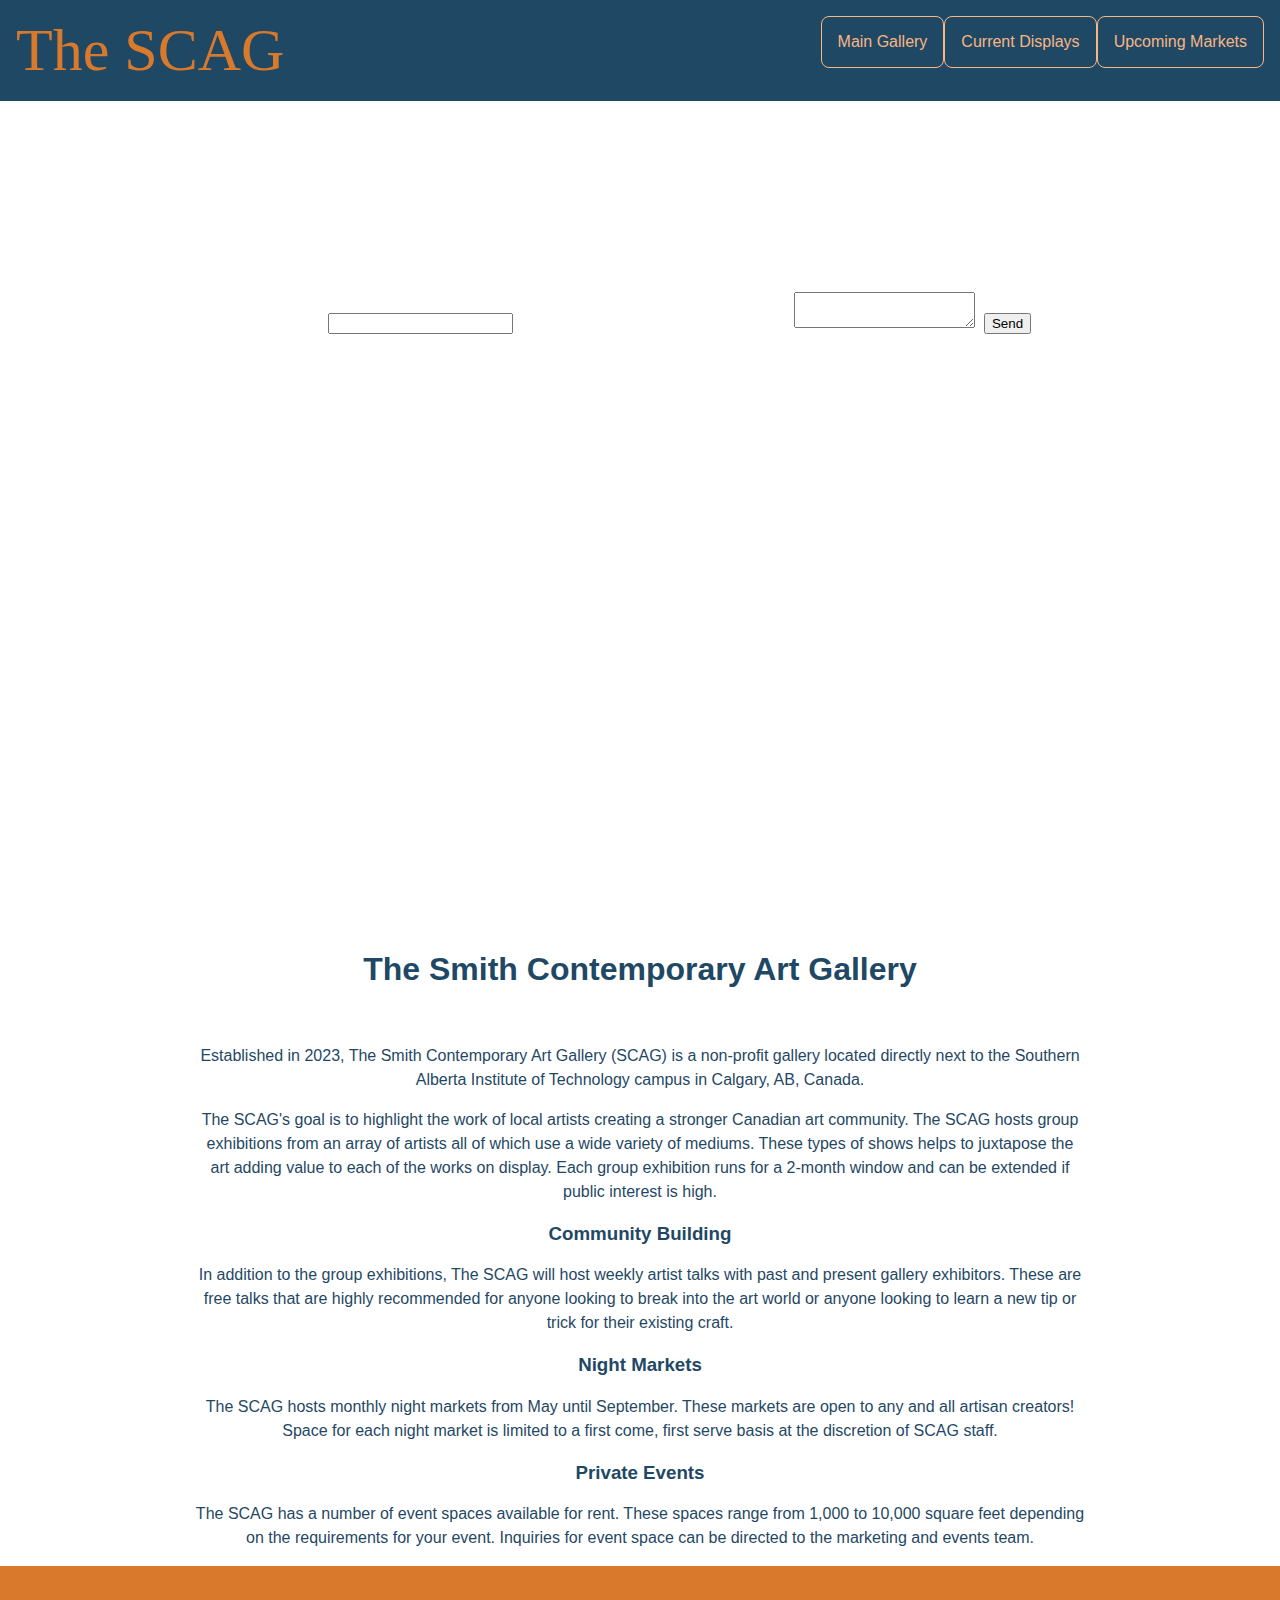
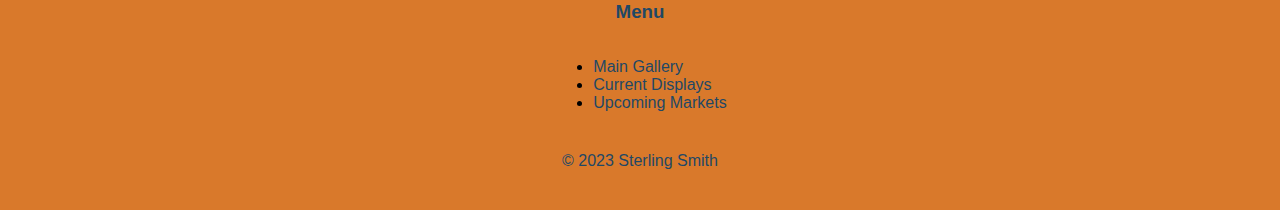
<file: index.html>
<!DOCTYPE html>
<html lang="en">
<head>
  <meta charset="UTF-8">
  <meta http-equiv="X-UA-Compatible" content="IE=edge">
  <meta name="viewport" content="width=device-width, initial-scale=1.0">
  <title>Smith Gallery</title>
  <link rel="stylesheet" href="css/navigation.css">
  <link rel="stylesheet" href="css/text.css">
  <link rel="stylesheet" href="css/gallery.css">
</head>
<body>
  <nav>
    <div class="nav-title"><a href="index.html">The SCAG</a></div>
      <ul class="nav-bar-menu-buttons">
        <li class="inactive"><a href="gallery.html">Main Gallery</a></li>
        <li class="inactive"><a href="current-displays.html">Current Displays</a></li>
        <li class="inactive"><a href="upcoming-markets.html">Upcoming Markets</a></li>
    </ul>
  </nav>
    <header>
      <section id="hero">
        <div class="main-page-hero-section"></div>
        <h2>Welcome to The Smith Contemporary Art Gallery</h2>
        <h4>Enter your email below to subscribe to our mailing list and be the first to know about upcoming exhibitions, artist talks and night markets</h4>
        <form
  action="https://formspree.io/f/xzblkqla"
  method="POST"
>
  <label>
    Your email:
    <input type="email" name="email">
  </label>
  <label>
    What interests you about The SCAG?:
    <textarea name="message"></textarea>
  </label>
  <!-- your other form fields go here -->
  <button type="submit">Send</button>
</form>
      </section>
    </header>
  <main>
    <h1>The Smith Contemporary Art Gallery</h1>
      <p>Established in 2023, The Smith Contemporary Art Gallery (SCAG) is a non-profit gallery located directly next to the Southern Alberta Institute of Technology campus in Calgary, AB, Canada.</p>
      <p>The SCAG's goal is to highlight the work of local artists creating a stronger Canadian art community. The SCAG hosts group exhibitions from an array of artists all of which use a wide variety of mediums. These types of shows helps to juxtapose the art adding value to each of the works on display. Each group exhibition runs for a 2-month window and can be extended if public interest is high.</p>
    <h3>Community Building</h3>
      <p>In addition to the group exhibitions, The SCAG will host weekly artist talks with past and present gallery exhibitors. These are free talks that are highly recommended for anyone looking to break into the art world or anyone looking to learn a new tip or trick for their existing craft.</p>
    <h3>Night Markets</h3>
      <p>The SCAG hosts monthly night markets from May until September. These markets are open to any and all artisan creators! Space for each night market is limited to a first come, first serve basis at the discretion of SCAG staff.</p>
    <h3>Private Events</h3>
      <p>The SCAG has a number of event spaces available for rent. These spaces range from 1,000 to 10,000 square feet depending on the requirements for your event. Inquiries for event space can be directed to the marketing and events team.</p>
  </main>
  <footer>
    <h3>Menu</h3>
      <div class="footer-menu-bar">
        <ul>
          <li><a href="gallery.html">Main Gallery</a></li>
          <li><a href="current-displays.html">Current Displays</a></li>
          <li><a href="upcoming-markets.html">Upcoming Markets</a></li>
        </ul>  
      </div>
    <div id="wrapper-9cd199b9cc5410cd3b1ad21cab2e54d3">
      <div id="map-9cd199b9cc5410cd3b1ad21cab2e54d3"></div><script>(function () {
          var setting = {"query":"SAIT Campus Centre, 16 Avenue Northwest, Calgary, AB, Canada","width":806,"height":199,"satellite":false,"zoom":15,"placeId":"ChIJ_1DZUvFvcVMRf3iXc468QyE","cid":"0x2143bc8e7397787f","coords":[51.06331180000001,-114.0901301],"lang":"en","queryString":"SAIT Campus Centre, 16 Avenue Northwest, Calgary, AB, Canada","centerCoord":[51.06331180000001,-114.0901301],"id":"map-9cd199b9cc5410cd3b1ad21cab2e54d3","embed_id":"1003758"};
          var d = document;
          var s = d.createElement('script');
          s.src = 'https://1map.com/js/script-for-user.js?embed_id=1003758';
          s.async = true;
          s.onload = function (e) {
            window.OneMap.initMap(setting)
          };
          var to = d.getElementsByTagName('script')[0];
          to.parentNode.insertBefore(s, to);
        })();</script><a href="https://1map.com/map-embed"></a></div>
    <p>&copy; 2023 Sterling Smith</p>
  </footer>
</body>
</html>
</file>
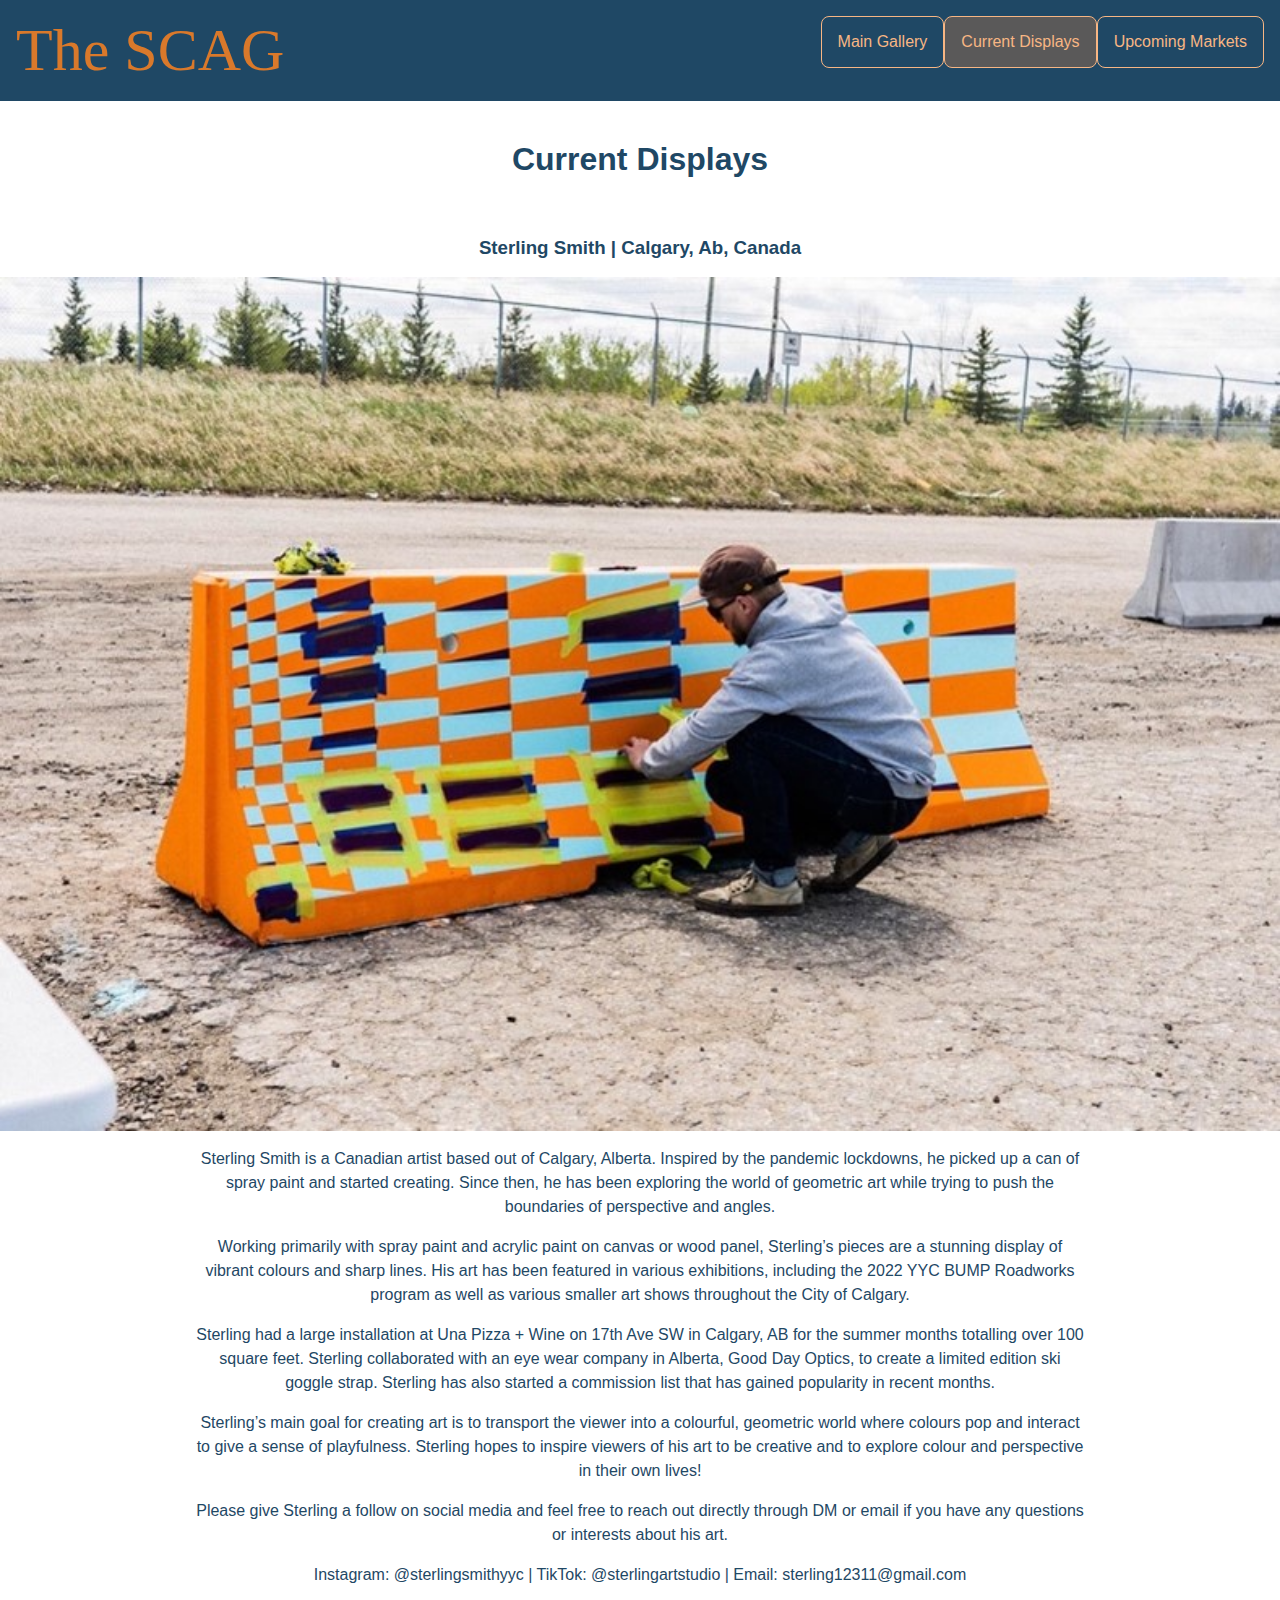
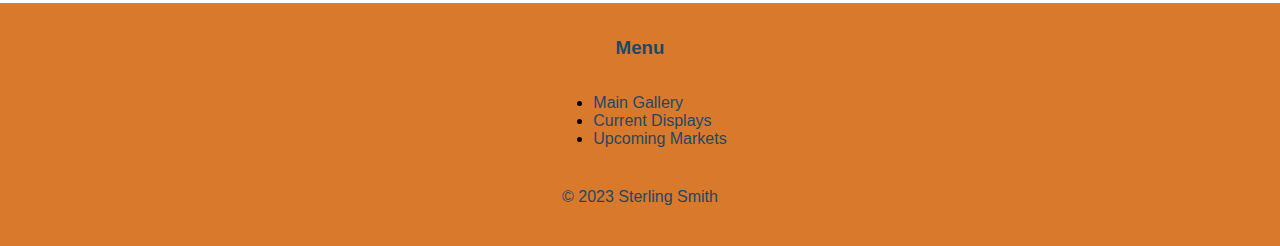
<file: current-displays.html>
<!DOCTYPE html>
<html lang="en">
<head>
  <meta charset="UTF-8">
  <meta http-equiv="X-UA-Compatible" content="IE=edge">
  <meta name="viewport" content="width=device-width, initial-scale=1.0">
  <title>Current Displays</title>
  <link rel="stylesheet" href="css/navigation.css">
  <link rel="stylesheet" href="css/text.css">
  <link rel="stylesheet" href="css/gallery.css">
</head>
<body>
  <nav>
    <div class="nav-title"><a href="index.html">The SCAG</a></div>
      <ul class="nav-bar-menu-buttons">
        <li class="inactive"><a href="gallery.html">Main Gallery</a></li>
        <li class="active"><a href="current-displays.html">Current Displays</a></li>
        <li class="inactive"><a href="upcoming-markets.html">Upcoming Markets</a></li>
    </ul>
  </nav>
  <h1>Current Displays</h1>
  <h3>Sterling Smith | Calgary, Ab, Canada</h3>
  <div class="image-container">
    <img src="images/process-pic.jpg" alt="Sterling painting a mural">
  </div>
  <main>
        <p>Sterling Smith is a Canadian artist based out of Calgary, Alberta. Inspired by the pandemic lockdowns, he picked up a can of spray paint and started creating. Since then, he has been exploring the world of geometric art while trying to push the boundaries of perspective and angles.</p>
        <p>Working primarily with spray paint and acrylic paint on canvas or wood panel, Sterling’s pieces are a stunning display of vibrant colours and sharp lines. His art has been featured in various exhibitions, including the 2022 YYC BUMP Roadworks program as well as various smaller art shows throughout the City of Calgary.</p>
        <p>Sterling had a large installation at Una Pizza + Wine on 17th Ave SW in Calgary, AB for the summer months totalling over 100 square feet. Sterling collaborated with an eye wear company in Alberta, Good Day Optics, to create a limited edition ski goggle strap. Sterling has also started a commission list that has gained popularity in recent months.</p>
        <p>Sterling’s main goal for creating art is to transport the viewer into a colourful, geometric world where colours pop and interact to give a sense of playfulness. Sterling hopes to inspire viewers of his art to be creative and to explore colour and perspective in their own lives!</p>
        <p>Please give Sterling a follow on social media and feel free to reach out directly through DM or email if you have any questions or interests about his art.</p>
        <p>Instagram: @sterlingsmithyyc | TikTok: @sterlingartstudio | Email: sterling12311@gmail.com</p>
    </main>
  <footer>
    <h3>Menu</h3>
      <div class="footer-menu-bar">
        <ul>
          <li><a href="gallery.html">Main Gallery</a></li>
          <li><a href="current-displays.html">Current Displays</a></li>
          <li><a href="upcoming-markets.html">Upcoming Markets</a></li>
        </ul>  
      </div>
    <div id="wrapper-9cd199b9cc5410cd3b1ad21cab2e54d3">
      <div id="map-9cd199b9cc5410cd3b1ad21cab2e54d3"></div><script>(function () {
          var setting = {"query":"SAIT Campus Centre, 16 Avenue Northwest, Calgary, AB, Canada","width":806,"height":199,"satellite":false,"zoom":15,"placeId":"ChIJ_1DZUvFvcVMRf3iXc468QyE","cid":"0x2143bc8e7397787f","coords":[51.06331180000001,-114.0901301],"lang":"en","queryString":"SAIT Campus Centre, 16 Avenue Northwest, Calgary, AB, Canada","centerCoord":[51.06331180000001,-114.0901301],"id":"map-9cd199b9cc5410cd3b1ad21cab2e54d3","embed_id":"1003758"};
          var d = document;
          var s = d.createElement('script');
          s.src = 'https://1map.com/js/script-for-user.js?embed_id=1003758';
          s.async = true;
          s.onload = function (e) {
            window.OneMap.initMap(setting)
          };
          var to = d.getElementsByTagName('script')[0];
          to.parentNode.insertBefore(s, to);
        })();</script><a href="https://1map.com/map-embed"></a></div>
    <p>&copy; 2023 Sterling Smith</p>
  </footer>
</body>
</html>
</file>
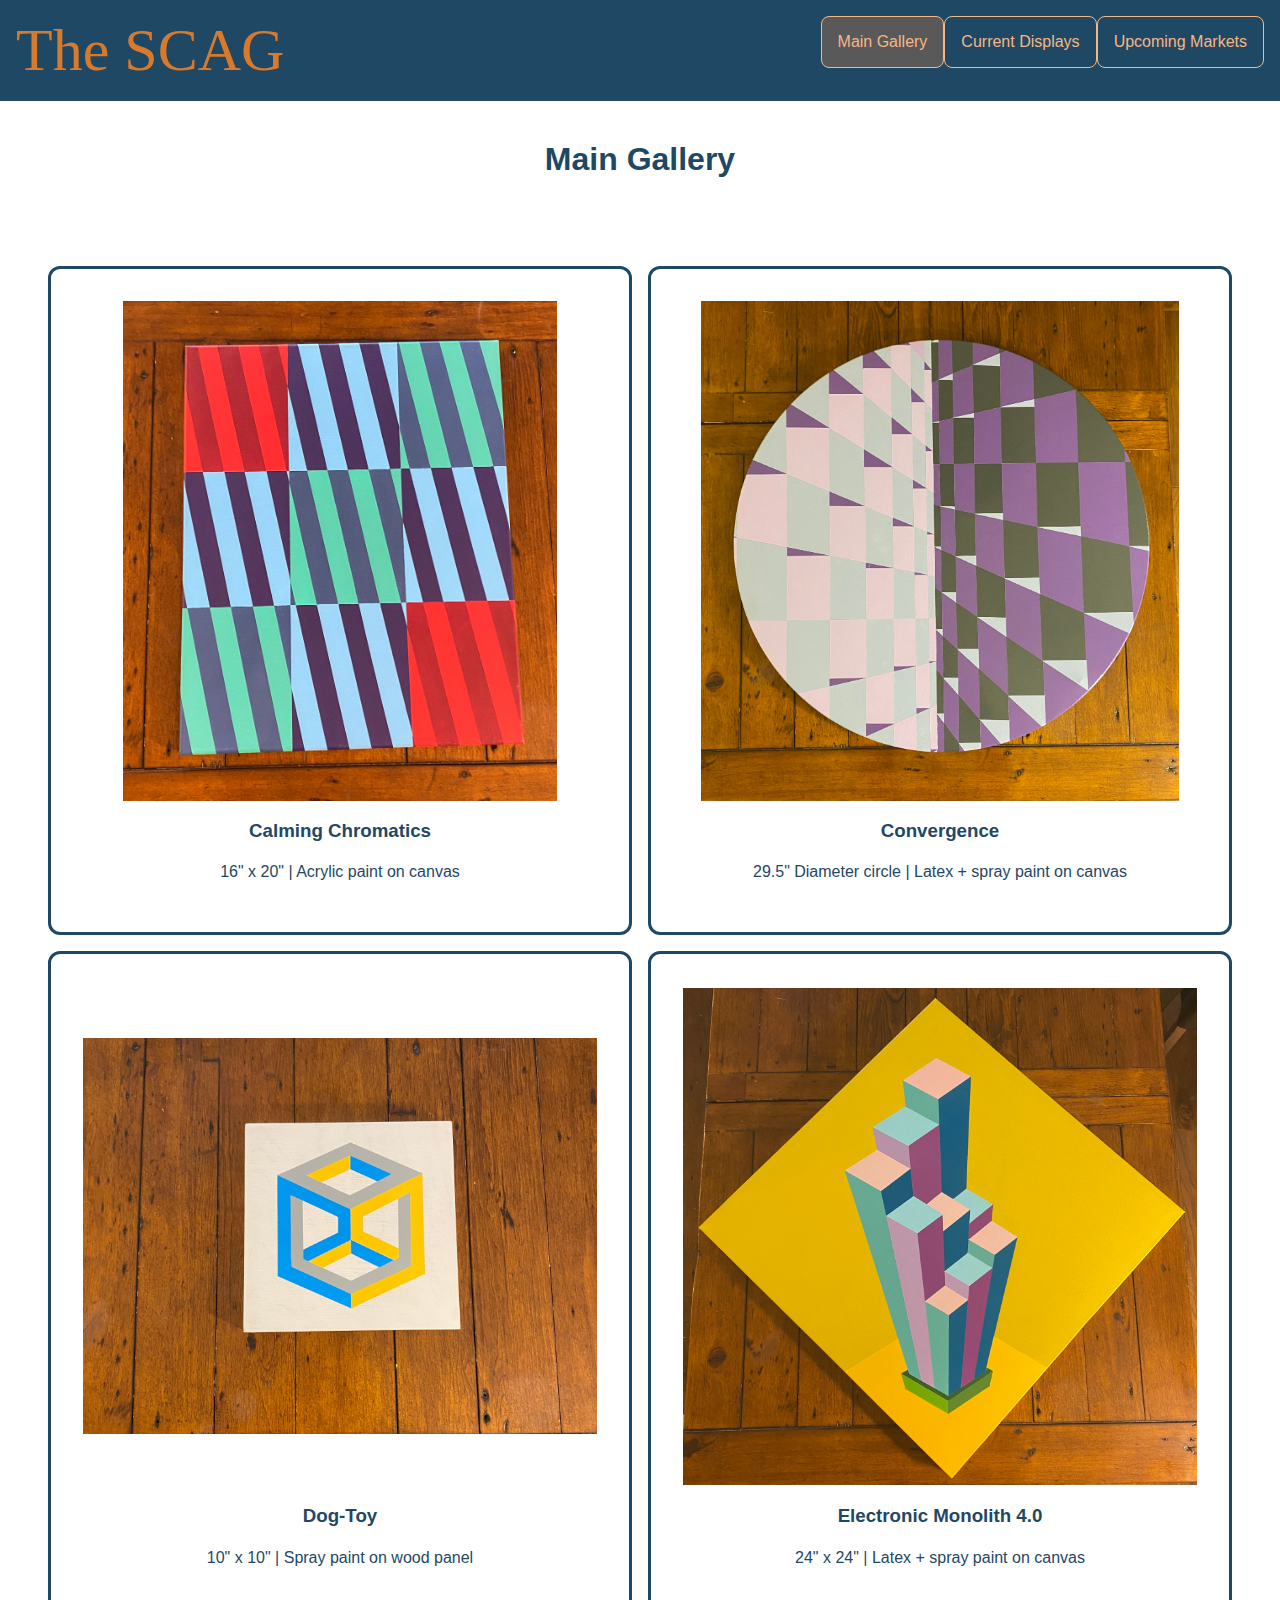
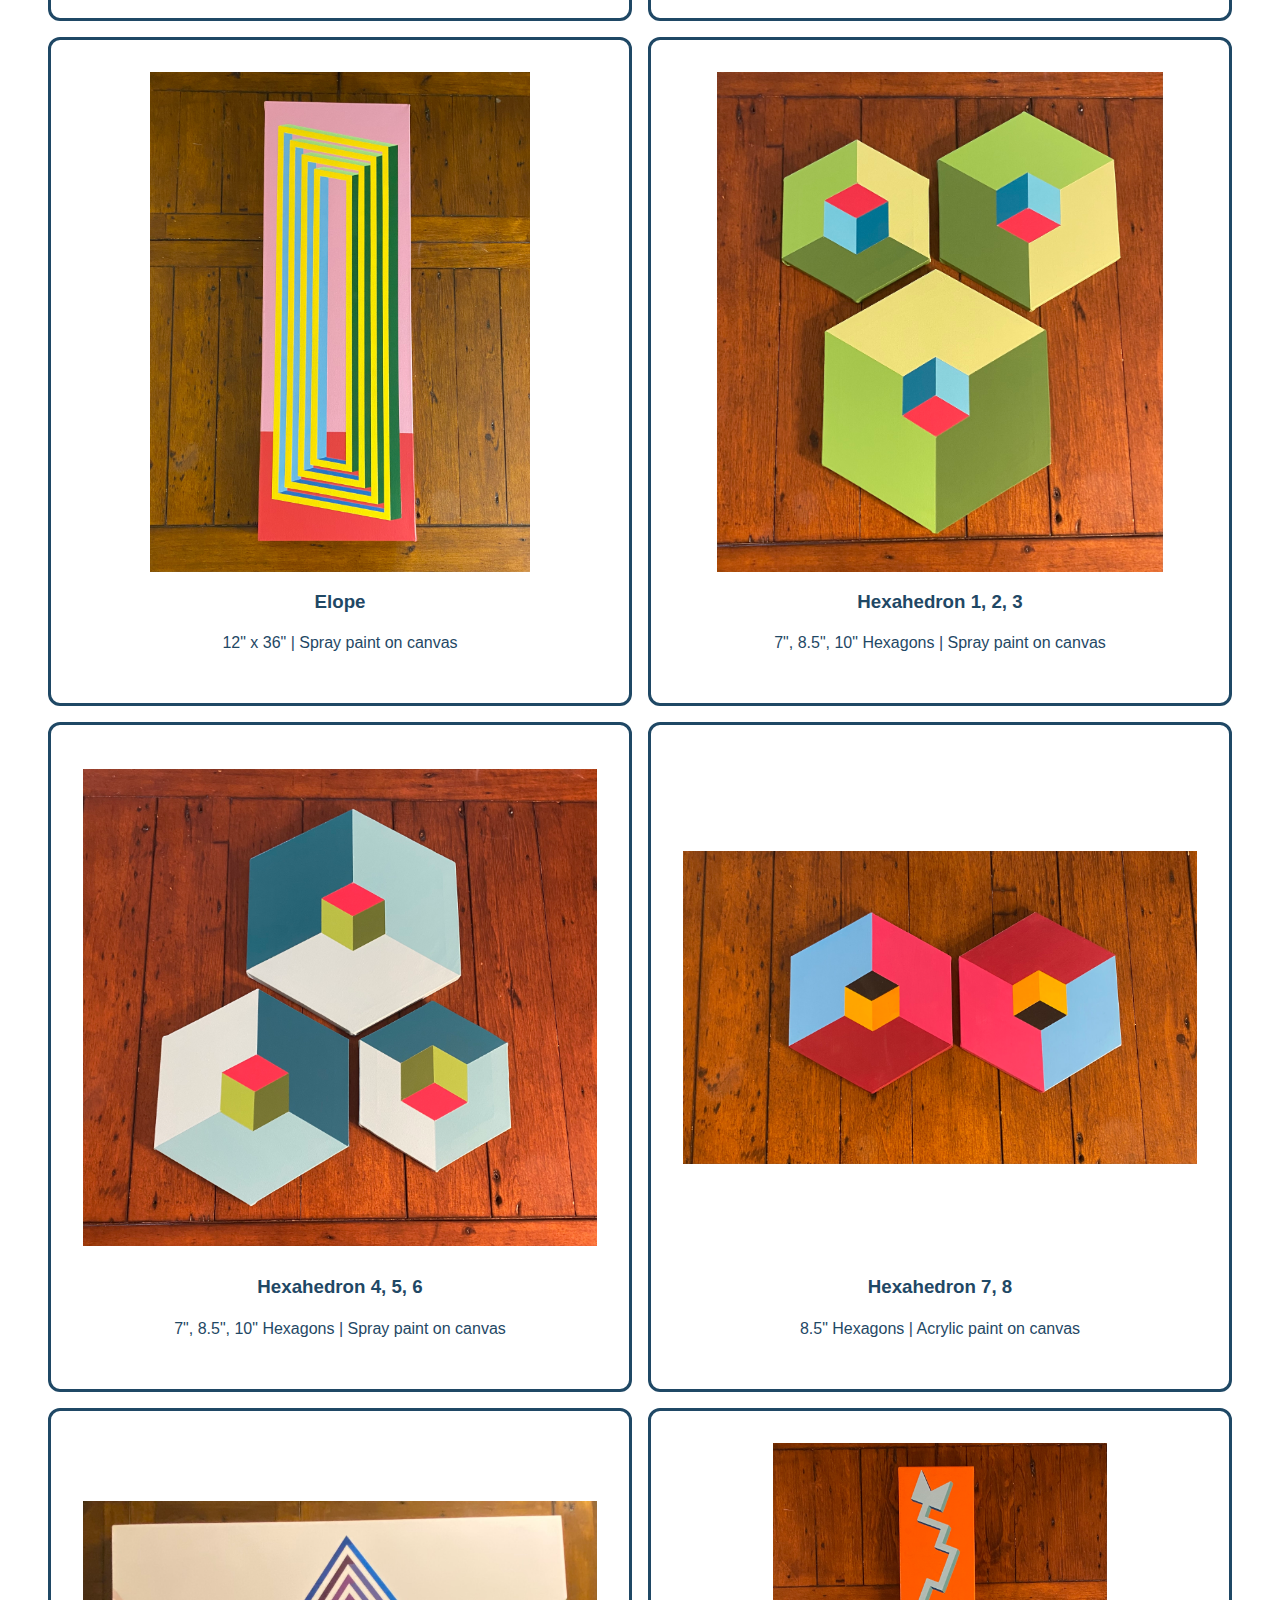
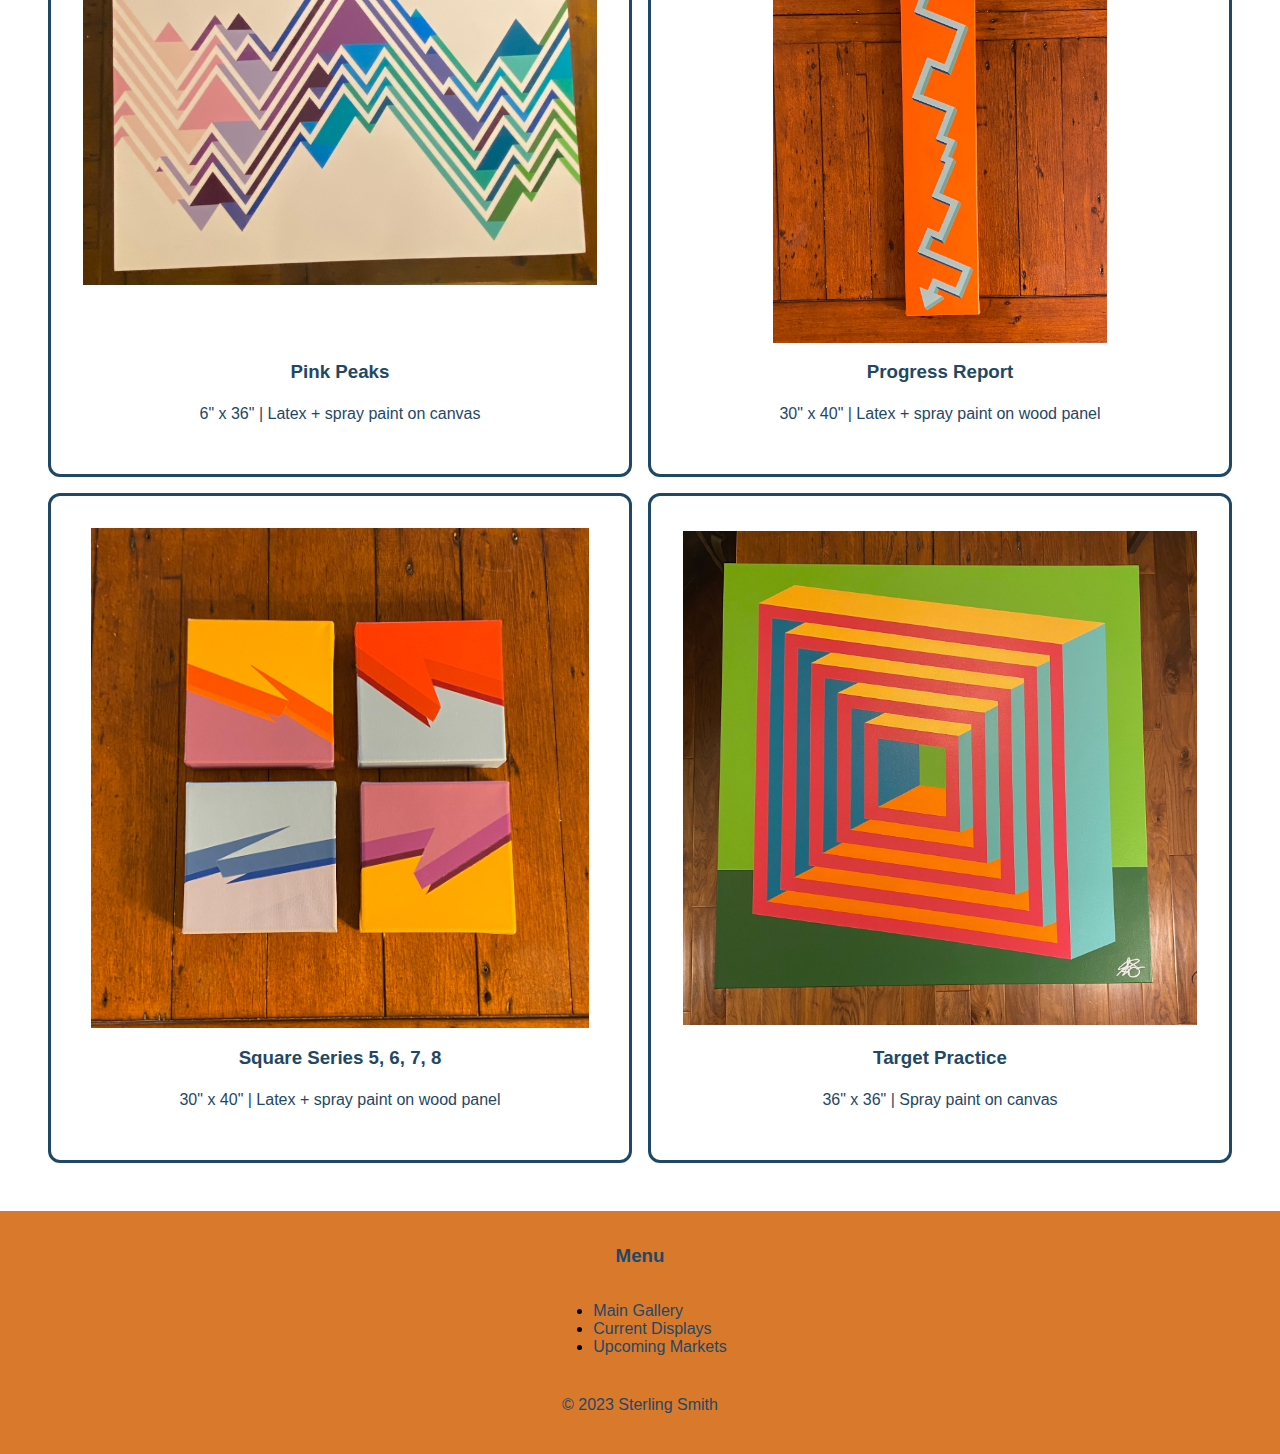
<file: gallery.html>
<!DOCTYPE html>
<html lang="en">
<head>
  <meta charset="UTF-8">
  <meta http-equiv="X-UA-Compatible" content="IE=edge">
  <meta name="viewport" content="width=device-width, initial-scale=1.0">
  <title>Main Gallery</title>
  <link rel="stylesheet" href="css/gallery.css">
  <link rel="stylesheet" href="css/navigation.css">
  <link rel="stylesheet" href="css/text.css">
</head>
  <nav>
    <div class="nav-title"><a href="index.html">The SCAG</a></div>
      <ul class="nav-bar-menu-buttons">
        <li class="active"><a href="gallery.html">Main Gallery</a></li>
        <li class="inactive"><a href="current-displays.html">Current Displays</a></li>
        <li class="inactive"><a href="upcoming-markets.html">Upcoming Markets</a></li>
    </ul>
  </nav>
  <h1>Main Gallery</h1>
  <div class="main-gallery">
  <section class="gallery-grid">
    <figure class="gallery-image">
      <a href="http://127.0.0.1:5500/assignments/cpnt260-final-project/current-displays.html">
        <img src="images/calming-chromatics.jpg" width="450" height="500" alt="calming chromatics">
        <h3>Calming Chromatics</h3>
        <p>16" x 20" | Acrylic paint on canvas</p>
      </a>
    </figure>
    <figure class="gallery-image">
      <a href="http://127.0.0.1:5500/assignments/cpnt260-final-project/current-displays.html">
        <img src="images/convergence.jpg" width="450" height="500" alt="convergence">
        <h3>Convergence</h3>
        <p>29.5" Diameter circle | Latex + spray paint on canvas</p>
      </a>
    </figure>
    <figure class="gallery-image">
      <a href="http://127.0.0.1:5500/assignments/cpnt260-final-project/current-displays.html">
        <img src="images/dog-toy.jpg" width="450" height="500" alt="dog-toy">
        <h3>Dog-Toy</h3>
        <p>10" x 10" | Spray paint on wood panel</p>
      </a>
    </figure>
    <figure class="gallery-image">
      <a href="http://127.0.0.1:5500/assignments/cpnt260-final-project/current-displays.html">
        <img src="images/electronic-monolith-4.0.jpg" width="450" height="500" alt="electronic-monolith-4.0">
        <h3>Electronic Monolith 4.0</h3>
        <p>24" x 24" | Latex + spray paint on canvas</p>
      </a>
    </figure>
    <figure class="gallery-image">
      <a href="http://127.0.0.1:5500/assignments/cpnt260-final-project/current-displays.html">
        <img src="images/elope.jpg" width="450" height="500" alt="elope">
        <h3>Elope</h3>
        <p>12" x 36" | Spray paint on canvas</p>
      </a>
    </figure>
    <figure class="gallery-image">
      <a href="http://127.0.0.1:5500/assignments/cpnt260-final-project/current-displays.html">
        <img src="images/hexahedron-1-2-3.jpg" width="450" height="500" alt="hexahedron-1-2-3">
        <h3>Hexahedron 1, 2, 3</h3>
        <p>7", 8.5", 10" Hexagons | Spray paint on canvas</p>
      </a>
    </figure>
    <figure class="gallery-image">
      <a href="http://127.0.0.1:5500/assignments/cpnt260-final-project/current-displays.html">
        <img src="images/hexahedron-4-5-6.jpg" width="450" height="500" alt="hexahedron-4-5-6">
        <h3>Hexahedron 4, 5, 6</h3>
        <p>7", 8.5", 10" Hexagons | Spray paint on canvas</p>
      </a>
    </figure>
    <figure class="gallery-image">
      <a href="http://127.0.0.1:5500/assignments/cpnt260-final-project/current-displays.html">
        <img src="images/hexahedron-7-8.jpg" width="450" height="500" alt="hexahedron-7-8">
        <h3>Hexahedron 7, 8</h3>
        <p>8.5" Hexagons | Acrylic paint on canvas</p>
      </a>
    </figure>
    <figure class="gallery-image">
      <a href="http://127.0.0.1:5500/assignments/cpnt260-final-project/current-displays.html">
        <img src="images/pink-peaks.jpg" width="450" height="500" alt="pink-peaks">
        <h3>Pink Peaks</h3>
        <p>6" x 36" | Latex + spray paint on canvas</p>
      </a>
    </figure>
    <figure class="gallery-image">
      <a href="http://127.0.0.1:5500/assignments/cpnt260-final-project/current-displays.html">
        <img src="images/progress-report.jpg" width="450" height="500" alt="progress-report">
        <h3>Progress Report</h3>
        <p>30" x 40" | Latex + spray paint on wood panel</p>
      </a>
    </figure>
    <figure class="gallery-image">
      <a href="http://127.0.0.1:5500/assignments/cpnt260-final-project/current-displays.html">
        <img src="images/square-series-5-6-7-8.jpg" width="450" height="500" alt="square-series-5-6-7-8">
        <h3>Square Series 5, 6, 7, 8</h3>
        <p>30" x 40" | Latex + spray paint on wood panel</p>
      </a>
    </figure>
    <figure class="gallery-image">
      <a href="http://127.0.0.1:5500/assignments/cpnt260-final-project/current-displays.html">
        <img src="images/target-practice.jpg" width="450" height="500" alt="target-practice">
        <h3>Target Practice</h3>
        <p>36" x  36" | Spray paint on canvas</p>
      </a>
    </figure>
  </section>
</div> 
  <footer>
    <h3>Menu</h3>
      <div class="footer-menu-bar">
        <ul>
          <li><a href="gallery.html">Main Gallery</a></li>
          <li><a href="current-displays.html">Current Displays</a></li>
          <li><a href="upcoming-markets.html">Upcoming Markets</a></li>
        </ul>  
      </div>
    <div id="wrapper-9cd199b9cc5410cd3b1ad21cab2e54d3">
      <div id="map-9cd199b9cc5410cd3b1ad21cab2e54d3"></div><script>(function () {
          var setting = {"query":"SAIT Campus Centre, 16 Avenue Northwest, Calgary, AB, Canada","width":806,"height":199,"satellite":false,"zoom":15,"placeId":"ChIJ_1DZUvFvcVMRf3iXc468QyE","cid":"0x2143bc8e7397787f","coords":[51.06331180000001,-114.0901301],"lang":"en","queryString":"SAIT Campus Centre, 16 Avenue Northwest, Calgary, AB, Canada","centerCoord":[51.06331180000001,-114.0901301],"id":"map-9cd199b9cc5410cd3b1ad21cab2e54d3","embed_id":"1003758"};
          var d = document;
          var s = d.createElement('script');
          s.src = 'https://1map.com/js/script-for-user.js?embed_id=1003758';
          s.async = true;
          s.onload = function (e) {
            window.OneMap.initMap(setting)
          };
          var to = d.getElementsByTagName('script')[0];
          to.parentNode.insertBefore(s, to);
        })();</script><a href="https://1map.com/map-embed"></a></div>
    <p>&copy; 2023 Sterling Smith</p>
  </footer>
  </html>
</file>
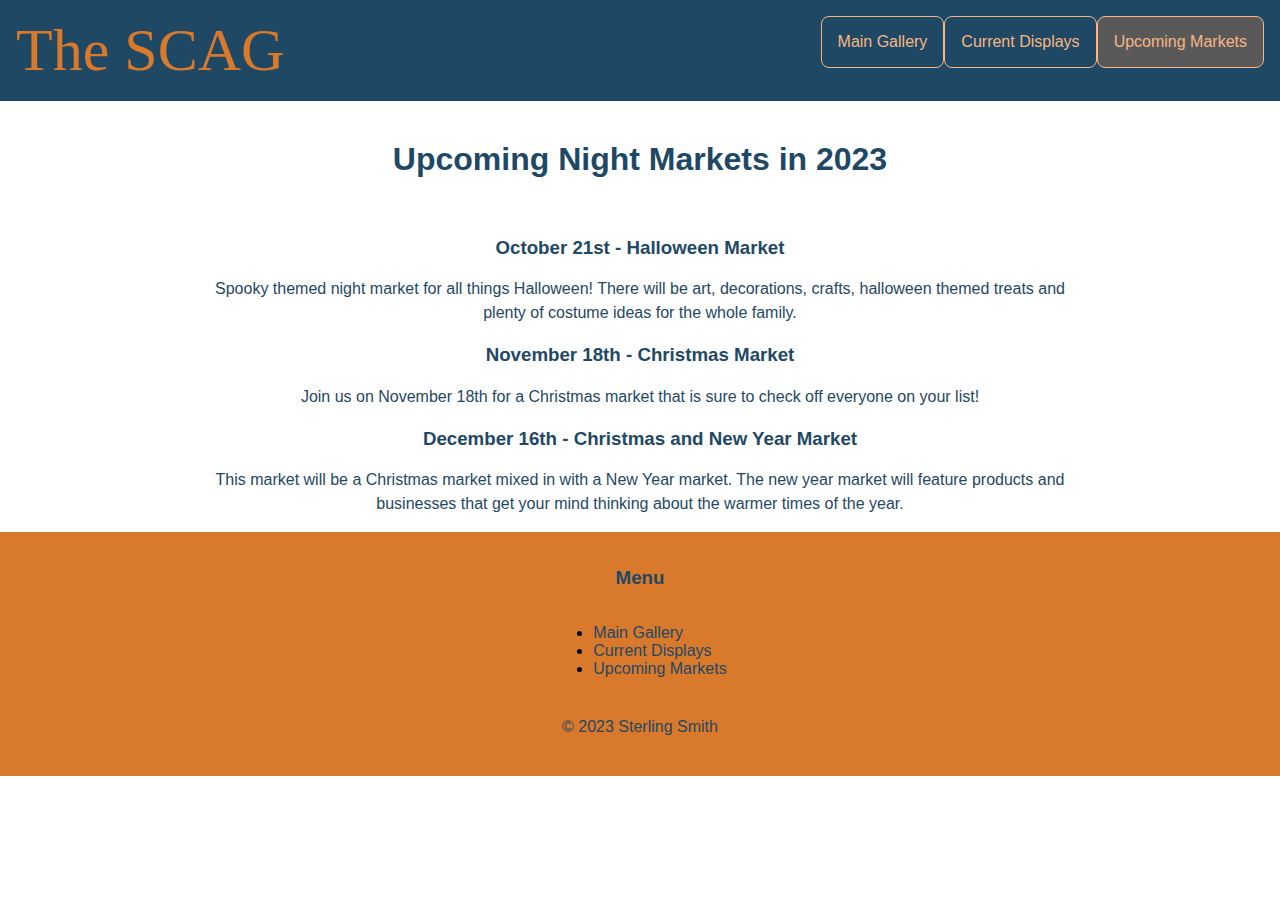
<file: upcoming-markets.html>
<!DOCTYPE html>
<html lang="en">
<head>
  <meta charset="UTF-8">
  <meta http-equiv="X-UA-Compatible" content="IE=edge">
  <meta name="viewport" content="width=device-width, initial-scale=1.0">
  <title>Upcoming Markets</title>
  <link rel="stylesheet" href="css/navigation.css">
  <link rel="stylesheet" href="css/text.css">
  <link rel="stylesheet" href="css/gallery.css">
</head>
<body>
  <nav>
    <div class="nav-title"><a href="index.html">The SCAG</a></div>
      <ul class="nav-bar-menu-buttons">
        <li class="inactive"><a href="gallery.html">Main Gallery</a></li>
        <li class="inactive"><a href="current-displays.html">Current Displays</a></li>
        <li class="active"><a href="upcoming-markets.html">Upcoming Markets</a></li>
    </ul>
  </nav>
  <main>
    <h1>Upcoming Night Markets in 2023</h1>
    <h3>October 21st - Halloween Market</h3>
      <p>Spooky themed night market for all things Halloween! There will be art, decorations, crafts, halloween themed treats and plenty of costume ideas for the whole family. </p>
    <h3>November 18th - Christmas Market</h3>
      <p>Join us on November 18th for a Christmas market that is sure to check off everyone on your list!</p>
    <h3>December 16th - Christmas and New Year Market</h3>
      <p>This market will be a Christmas market mixed in with a New Year market. The new year market will feature products and businesses that get your mind thinking about the warmer times of the year.</p>
  </main>
  <footer>
    <h3>Menu</h3>
      <div class="footer-menu-bar">
        <ul>
          <li><a href="gallery.html">Main Gallery</a></li>
          <li><a href="current-displays.html">Current Displays</a></li>
          <li><a href="upcoming-markets.html">Upcoming Markets</a></li>
        </ul>  
      </div>
    <div id="wrapper-9cd199b9cc5410cd3b1ad21cab2e54d3">
      <div id="map-9cd199b9cc5410cd3b1ad21cab2e54d3"></div><script>(function () {
          var setting = {"query":"SAIT Campus Centre, 16 Avenue Northwest, Calgary, AB, Canada","width":806,"height":199,"satellite":false,"zoom":15,"placeId":"ChIJ_1DZUvFvcVMRf3iXc468QyE","cid":"0x2143bc8e7397787f","coords":[51.06331180000001,-114.0901301],"lang":"en","queryString":"SAIT Campus Centre, 16 Avenue Northwest, Calgary, AB, Canada","centerCoord":[51.06331180000001,-114.0901301],"id":"map-9cd199b9cc5410cd3b1ad21cab2e54d3","embed_id":"1003758"};
          var d = document;
          var s = d.createElement('script');
          s.src = 'https://1map.com/js/script-for-user.js?embed_id=1003758';
          s.async = true;
          s.onload = function (e) {
            window.OneMap.initMap(setting)
          };
          var to = d.getElementsByTagName('script')[0];
          to.parentNode.insertBefore(s, to);
        })();</script><a href="https://1map.com/map-embed"></a></div>
    <p>&copy; 2023 Sterling Smith</p>
  </footer>
</body>
</html>
</file>
<file: css/navigation.css>
/* Nav Bar Title */
.nav-title {
  font-family: 'Merriweather', serif;
  font-size: 60px;
  padding: 1rem;
  color: #d9792b;
}

/* Nav Flex Container */
nav {
  display: flex;
  justify-content: space-between;
  align-items: flex-start;
  
  width: 100%;
  
  background-color: #1f4865;
  color: #d9792b;
}

/* Nav Bar Menu Flexbox */
nav .nav-bar-menu-buttons {
  display: flex;
  justify-content: flex-end;

  list-style: none;
  padding-right: 1rem;
}


/* Main Nav Bar */
.nav-bar-menu-buttons li {
  padding: 1rem;
  border-radius: .5rem;
  border: 1px solid #f7b684;
}

/* Nav Bar Buttons */
.nav-bar-menu-buttons a {
  text-align: center;
  color: #f7b684;
  text-decoration: none;
}

/* Nav Bar Hover Effect */
nav li:hover {
  background-color: #d76100;
  transition: 0.5s;
  }

/* Active Page Status */
.active {
  background-color: #5a5959;
  border-radius: .5rem;
}

/* Nav Bar Title */
a, a:hover {
  color: #d9792b;

  text-decoration: none;
}

/* Nav Bar Title Hover Effect */
a:hover {
  color: #bfbdbb;
}
</file>
<file: css/text.css>
body {
  /* Full Page Layout */
  font-family: 'Inclusive Sans', sans-serif;
  margin: 0;
  min-height: 100vh;

  overflow-x: hidden;
}

header {
  /* Hero Section Image */
  background-image: url("https://fastly.picsum.photos/id/141/2048/1365.jpg?hmac=xcZmN-VINP95YwmI3AXCTIxfzd61fhaczQmodKQjLbY");
  background-repeat: no-repeat;
  background-position: center;
  
  height: 90vh;
  width: 100%;
  
  text-align: center;
  flex-direction: column;
}

main {
  /* Main content margins */
  text-align: center;

  margin: auto;
  min-width: 20ch;
  max-width: 100ch;
}

form {
  /* Form text */
  text-align: center;
  color: white;
}

h1 {
  /* Subheadings on content pages */
  padding: 40px;
  margin: 0;
  color: #1f4865;
  text-align: center;
}

h2 {
  /* Hero Section Heading */
  font-family: 'Inclusive Sans', sans-serif;
  font-size: 40px;
  color: white;
  
  padding: 40px;
  margin: 0;
}

h3 {
  /* Image gallery and Content subheadings */
  color: #1f4865;
  text-align: center;
}

h4 {
  /* Hero Section Subheading */
  font-family: 'Inclusive Sans', sans-serif;
  font-size: 20px;
  color:white;
  
  padding: 10px;
  margin: 0;
}

button {
  /* padding: 25px; */
  margin: 5px;
}

p {
  /* Paragraph Content */
  min-width: 40ch;
  line-height: 1.5;
  color: #1f4865;
  text-align: center;
}


@media screen and (max-width: 600px) {
  /* Page Break */
  ul {
    text-align: left;
    flex-direction: column;
  }
}

footer {
  /* Sticky Footer */
  display: flex;
  flex-direction: column;
  align-items: center;
  margin-top: auto;

  font-family: 'Inclusive Sans', sans-serif;
  background-color: #d9792b;
  padding: 1rem;
}

footer p {
  /* Copyright */
  text-align: center;
  padding: 5px;
  color: #1f4865;
}

footer a {
  text-decoration: none;
  color: #1f4865;
}

footer a:hover {
  background-color: #d1af92;
  transition: 0.5s;
}
</file>
<file: css/gallery.css>
/* Main Gallery */
.gallery-grid {
  display: grid;
  grid-template-rows: 3fr;
  gap: 1rem;
  padding: 1rem;
  margin: 2rem;
}

/* Image Cards */
.gallery-image {
  border-radius: 0.75rem;
  padding: 2rem;
  background-color: white;
  border: solid;
  border-color: #1f4865;
  margin: 0;
}

/* Image card hover effect */
.gallery-image:hover {
  background-color: #d9792b;
  transition: 1s;
}

/* Images */
img {
  width: 100%;
  display: block;
  object-fit: contain;
}

/* Image card text */
.gallery-image > p {
  color: black;
  text-align: center;
}

/* Screen responsiveness */
@media (width > 50rem) {
  .gallery-grid {
grid-template-columns: 1fr 1fr;
  }
}

@media (width > 100rem) {
  .gallery-grid {
    grid-template-columns: repeat(3, 1fr);
  }
}
</file>
